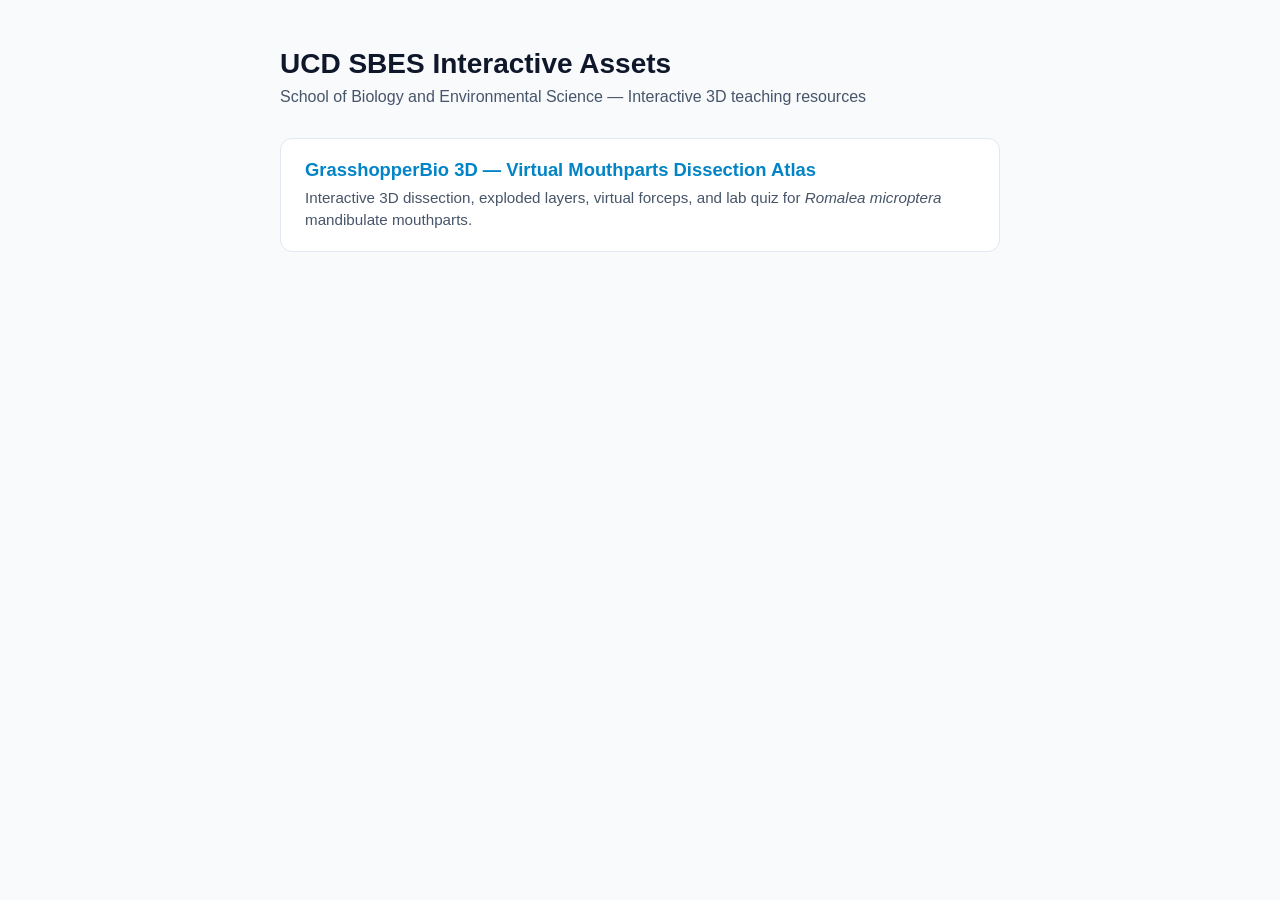
<file: index.html>
<!DOCTYPE html>
<html lang="en">
<head>
  <meta charset="UTF-8" />
  <meta name="viewport" content="width=device-width, initial-scale=1.0" />
  <title>UCD SBES — Interactive Biology Assets</title>
  <style>
    :root {
      color-scheme: light dark;
      --bg: #0f172a;
      --card: #1e293b;
      --border: #334155;
      --text: #f1f5f9;
      --muted: #94a3b8;
      --accent: #38bdf8;
    }
    @media (prefers-color-scheme: light) {
      :root {
        --bg: #f8fafc;
        --card: #ffffff;
        --border: #e2e8f0;
        --text: #0f172a;
        --muted: #475569;
        --accent: #0284c7;
      }
    }
    * { box-sizing: border-box; }
    body {
      margin: 0;
      font-family: -apple-system, BlinkMacSystemFont, "Segoe UI", Roboto, sans-serif;
      background: var(--bg);
      color: var(--text);
      min-height: 100vh;
      display: flex;
      justify-content: center;
      padding: 3rem 1.5rem;
    }
    main {
      width: 100%;
      max-width: 720px;
    }
    h1 {
      margin: 0 0 0.5rem;
      font-size: 1.75rem;
    }
    p.subtitle {
      margin: 0 0 2rem;
      color: var(--muted);
    }
    .grid {
      display: grid;
      gap: 1rem;
    }
    a.card {
      display: block;
      padding: 1.25rem 1.5rem;
      background: var(--card);
      border: 1px solid var(--border);
      border-radius: 12px;
      text-decoration: none;
      color: inherit;
      transition: border-color 0.15s ease, transform 0.15s ease;
    }
    a.card:hover {
      border-color: var(--accent);
      transform: translateY(-2px);
    }
    .card h2 {
      margin: 0 0 0.35rem;
      font-size: 1.15rem;
      color: var(--accent);
    }
    .card p {
      margin: 0;
      color: var(--muted);
      font-size: 0.95rem;
      line-height: 1.45;
    }
  </style>
</head>
<body>
  <main>
    <h1>UCD SBES Interactive Assets</h1>
    <p class="subtitle">School of Biology and Environmental Science — Interactive 3D teaching resources</p>
    <div class="grid">
      <a class="card" href="./grasshopper_mouthparts/">
        <h2>GrasshopperBio 3D — Virtual Mouthparts Dissection Atlas</h2>
        <p>Interactive 3D dissection, exploded layers, virtual forceps, and lab quiz for <em>Romalea microptera</em> mandibulate mouthparts.</p>
      </a>
    </div>
  </main>
  <script data-goatcounter="https://ucd-sbes.goatcounter.com/count"
          async src="//gc.zgo.at/count.js"></script>
</body>
</html>
</file>
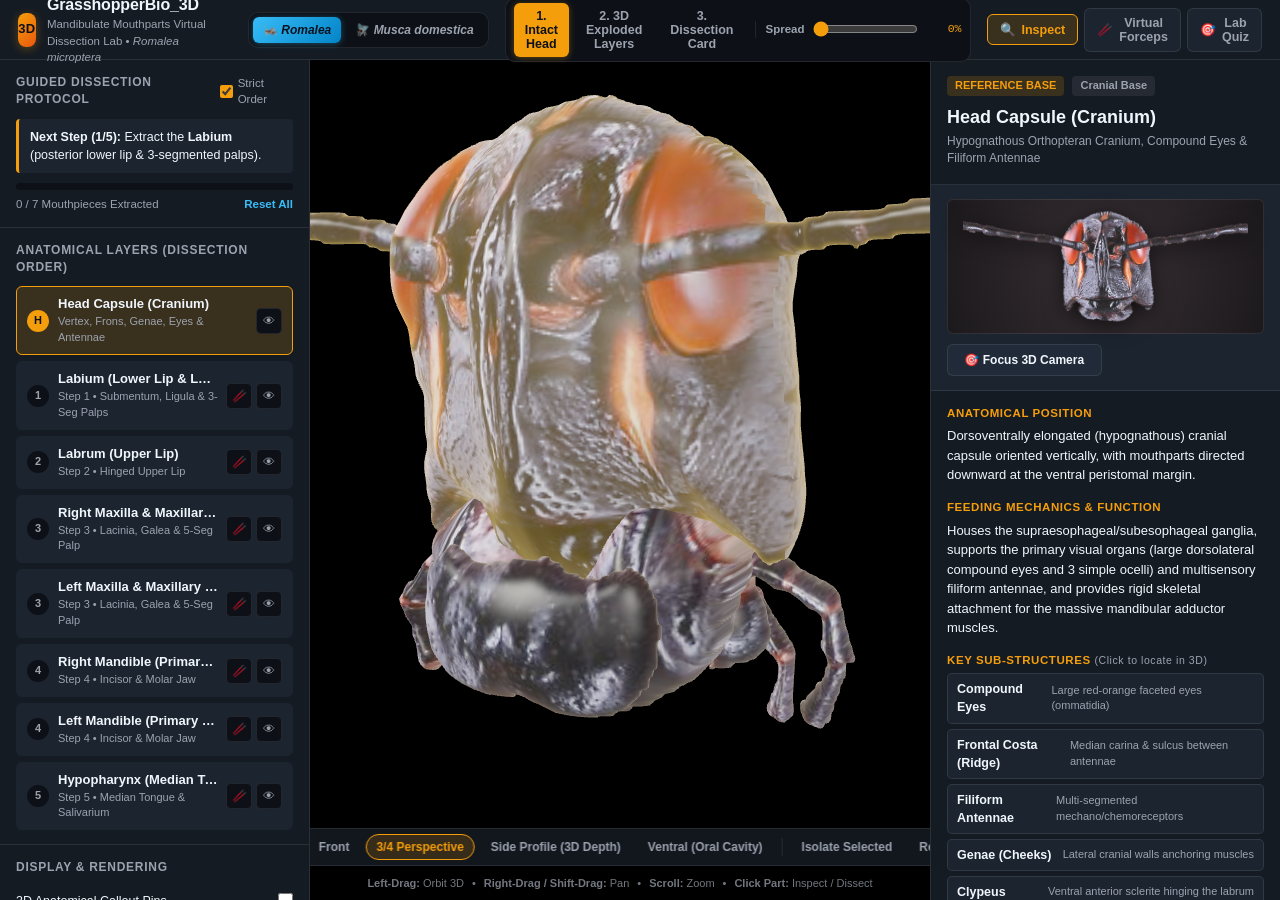
<file: grasshopper_mouthparts/index.html>
<!DOCTYPE html>
<html lang="en">
<head>
  <meta charset="UTF-8" />
  <meta name="viewport" content="width=device-width, initial-scale=1.0" />
  <title>GrasshopperBio 3D — Virtual Mouthparts Dissection Atlas</title>
  <link rel="stylesheet" href="styles.css" />
</head>
<body>
  <div class="app-shell">
    <!-- Top Navigation & Control Header -->
    <header class="top-bar">
      <div class="brand">
        <div class="brand-badge">3D</div>
        <div class="brand-text">
          <h1 id="brandTitle">GrasshopperBio_3D</h1>
          <span id="brandSubtitle" class="subtitle">Mandibulate Mouthparts Virtual Dissection Lab • <em>Romalea microptera</em></span>
        </div>
      </div>

      <!-- Species Switcher -->
      <div id="speciesSwitcher" class="species-switcher" role="group" aria-label="Select Insect Species">
        <button class="species-btn active" data-species="grasshopper" type="button" title="Switch to Grasshopper (Romalea microptera) chewing mouthparts">
          🦗 <em>Romalea</em>
        </button>
        <button class="species-btn" data-species="musca" type="button" title="Switch to Housefly (Musca domestica) sponging mouthparts">
          🪰 <em>Musca domestica</em>
        </button>
      </div>

      <!-- Primary State Presets & Explosion Scrub Slider -->
      <div id="stateControls" class="state-controls" role="group" aria-label="3D Dissection State">
        <button id="btnStateIntact" class="state-btn active" data-state="0" title="Assemble all mouthparts on the head capsule (Frame 1)">
          1. Intact Head
        </button>
        <button id="btnStateExploded" class="state-btn" data-state="50" title="Separate mouthpart layers in 3D space (Frame 50)">
          2. 3D Exploded Layers
        </button>
        <button id="btnStateTray" class="state-btn" data-state="100" title="Arrange dissected mouthparts on laboratory card (Frame 100)">
          3. Dissection Card
        </button>
        <div class="slider-group">
          <label for="explodeSlider">Spread</label>
          <input id="explodeSlider" type="range" min="0" max="100" value="0" step="1" />
          <span id="explodeValue" class="mono-val">0%</span>
        </div>
      </div>

      <!-- Tool Mode Switcher -->
      <div id="modeControls" class="mode-controls" role="group" aria-label="Interaction Tool Mode">
        <button id="toolInspect" class="tool-btn active" data-tool="inspect" title="Click any mouthpiece to inspect its anatomy and sub-structures">
          <span class="tool-icon">🔍</span> Inspect
        </button>
        <button id="toolForceps" class="tool-btn" data-tool="forceps" title="Click mouthpieces to extract them with virtual forceps in lab order">
          <span class="tool-icon">🥢</span> Virtual Forceps
        </button>
        <button id="toolQuiz" class="tool-btn" data-tool="quiz" title="Test your knowledge of grasshopper mouthpart anatomy">
          <span class="tool-icon">🎯</span> Lab Quiz
        </button>
      </div>
    </header>

    <!-- Main 3-Column Workspace -->
    <main class="workspace">
      <!-- Left Sidebar: Dissection Protocol & Anatomical Layers -->
      <aside class="panel left-panel" aria-label="Dissection Layers and Protocol">
        <div id="guidedSection" class="panel-section guided-section">
          <div class="section-header">
            <h2>Guided Dissection Protocol</h2>
            <label class="toggle-pill" title="Enforce strict 5-step anatomical removal order">
              <input type="checkbox" id="chkStrictOrder" checked />
              <span>Strict Order</span>
            </label>
          </div>
          <p id="guidedPrompt" class="guided-prompt">
            Switch to <strong>Virtual Forceps</strong> or click any mouthpiece to begin the 5-step dissection sequence.
          </p>
          <div class="progress-bar-wrap" aria-label="Dissection Progress">
            <div id="dissectionProgressFill" class="progress-bar-fill" style="width: 0%"></div>
          </div>
          <div class="progress-meta">
            <span id="dissectionProgressText">0 / 7 Mouthpieces Extracted</span>
            <button id="btnResetDissection" class="link-btn" type="button">Reset All</button>
          </div>
        </div>

        <div class="panel-section layers-section">
          <div class="section-header">
            <h2 id="layersHeading">Anatomical Layers (Dissection Order)</h2>
          </div>
          <div id="partsList" class="parts-list" role="list"></div>
        </div>

        <div class="panel-section display-section">
          <div class="section-header">
            <h2>Display &amp; Rendering</h2>
          </div>
          <div class="control-row">
            <label for="chkLabels">3D Anatomical Callout Pins</label>
            <input type="checkbox" id="chkLabels" />
          </div>
          <div class="control-row">
            <label for="chkSubPins">Show Sub-Structure Markers</label>
            <input type="checkbox" id="chkSubPins" />
          </div>
          <div class="control-row">
            <label for="chkGhostHead">Ghost / X-Ray Head Capsule</label>
            <input type="checkbox" id="chkGhostHead" />
          </div>
          <div class="control-row">
            <label for="chkWireframe">Show 3D Mesh Topology</label>
            <input type="checkbox" id="chkWireframe" />
          </div>
          <div class="control-row slider-row">
            <label for="depthScaleSlider">3D Depth Scale</label>
            <input id="depthScaleSlider" type="range" min="60" max="160" value="100" step="5" />
            <span id="depthScaleVal" class="mono-val">1.0×</span>
          </div>
        </div>
      </aside>

      <!-- Center Interactive 3D Viewport -->
      <section class="viewport-container" aria-label="3D Interactive Dissection Viewport">
        <canvas id="glCanvas"></canvas>

        <!-- 2D Projected 3D Callout Labels Layer -->
        <div id="labelsOverlay" class="labels-overlay"></div>

        <!-- Quiz Banner (Visible in Quiz Mode) -->
        <div id="quizBanner" class="quiz-banner" hidden>
          <div class="quiz-top">
            <span class="quiz-badge">LAB PRACTICAL QUIZ</span>
            <span id="quizScore" class="quiz-score">Score: 0 / 0</span>
          </div>
          <p id="quizQuestion" class="quiz-question">Click on the Labrum.</p>
          <div class="quiz-actions">
            <span id="quizFeedback" class="quiz-feedback"></span>
            <button id="btnNextQuiz" class="small-btn" type="button">Skip / Next Question →</button>
          </div>
        </div>

        <!-- Toast / Action Feedback Banner -->
        <div id="toastBanner" class="toast-banner" hidden></div>

        <!-- Bottom Camera & View Controls Dock -->
        <div class="camera-dock" role="toolbar" aria-label="Camera Presets">
          <span class="dock-label">Camera:</span>
          <button class="cam-btn" data-cam="front" type="button">Front</button>
          <button class="cam-btn active" data-cam="oblique" type="button">3/4 Perspective</button>
          <button class="cam-btn" data-cam="side" type="button">Side Profile (3D Depth)</button>
          <button class="cam-btn" data-cam="ventral" type="button">Ventral (Oral Cavity)</button>
          <div class="dock-divider"></div>
          <button id="btnIsolate" class="cam-btn" type="button" title="Isolate only the currently selected mouthpiece">
            Isolate Selected
          </button>
          <button id="btnResetCam" class="cam-btn" type="button" title="Reset camera orbit">
            Reset View
          </button>
        </div>

        <div class="viewport-hint">
          <span><strong>Left-Drag:</strong> Orbit 3D</span>
          <span>•</span>
          <span><strong>Right-Drag / Shift-Drag:</strong> Pan</span>
          <span>•</span>
          <span><strong>Scroll:</strong> Zoom</span>
          <span>•</span>
          <span><strong>Click Part:</strong> Inspect / Dissect</span>
        </div>
      </section>

      <!-- Right Sidebar: Detailed Anatomical Inspector -->
      <aside class="panel right-panel" aria-label="Anatomical Structure Inspector">
        <div class="inspector-header">
          <div class="inspector-badges">
            <span id="inspStepBadge" class="step-badge">Reference Base</span>
            <span id="inspStatusBadge" class="status-badge">Attached on Head</span>
          </div>
          <h2 id="inspTitle">Head Capsule (Cranium)</h2>
          <p id="inspSubtitle" class="insp-subtitle">Hypognathous Orthopteran Cranium, Compound Eyes &amp; Filiform Antennae</p>
        </div>

        <!-- Specimen Cutout Preview + Quick Actions -->
        <div class="specimen-card">
          <div class="specimen-img-wrap">
            <img id="inspImage" src="textures/Head_Capsule_rgba.png" alt="Dissected specimen cutout" />
          </div>
          <div class="specimen-actions">
            <button id="btnToggleDissectSelected" class="primary-action-btn" type="button">
              🥢 Extract with Forceps
            </button>
            <button id="btnFocusSelected" class="secondary-action-btn" type="button">
              🎯 Focus 3D Camera
            </button>
          </div>
        </div>

        <!-- Detailed Description & Sub-parts -->
        <div class="inspector-body">
          <div class="info-block">
            <h3>Anatomical Position</h3>
            <p id="inspPosition"></p>
          </div>

          <div class="info-block">
            <h3>Feeding Mechanics &amp; Function</h3>
            <p id="inspFunction"></p>
          </div>

          <div class="info-block">
            <h3>Key Sub-Structures <span class="hint-tag">(Click to locate in 3D)</span></h3>
            <ul id="inspSubStructures" class="substructure-list"></ul>
          </div>

          <div class="info-block protocol-box">
            <h3>Lab Dissection Technique</h3>
            <p id="inspInstruction"></p>
          </div>
        </div>
      </aside>
    </main>
  </div>

  <script type="module" src="app.js"></script>
  <script data-goatcounter="https://ucd-sbes.goatcounter.com/count"
          async src="//gc.zgo.at/count.js"></script>
</body>
</html>
</file>
<file: grasshopper_mouthparts/styles.css>
:root {
  --bg-app: #0d1117;
  --bg-panel: #151b23;
  --bg-panel-elevated: #1c2430;
  --bg-card: #212a38;
  --border-subtle: rgba(255, 255, 255, 0.09);
  --border-focus: #f59e0b;
  --text-primary: #f0f6fc;
  --text-secondary: #9ca3af;
  --text-muted: #6b7280;
  --accent-amber: #f59e0b;
  --accent-amber-soft: rgba(245, 158, 11, 0.16);
  --accent-emerald: #10b981;
  --accent-emerald-soft: rgba(16, 185, 129, 0.16);
  --accent-cyan: #38bdf8;
  --accent-rose: #f43f5e;
  --radius-sm: 6px;
  --radius-md: 10px;
  --radius-lg: 14px;
  --font-sans: -apple-system, BlinkMacSystemFont, "Segoe UI", Roboto, Inter, sans-serif;
  --font-mono: "SFMono-Regular", Consolas, "Liberation Mono", Menlo, monospace;
}

*, *::before, *::after {
  box-sizing: border-box;
  margin: 0;
  padding: 0;
}

html, body {
  width: 100%;
  height: 100%;
  overflow: hidden;
  background-color: var(--bg-app);
  color: var(--text-primary);
  font-family: var(--font-sans);
  font-size: 14px;
  line-height: 1.45;
  -webkit-font-smoothing: antialiased;
}

.app-shell {
  display: flex;
  flex-direction: column;
  width: 100vw;
  height: 100vh;
}

/* Top Navigation Header */
.top-bar {
  display: flex;
  align-items: center;
  justify-content: space-between;
  gap: 16px;
  height: 60px;
  padding: 0 18px;
  background: var(--bg-panel);
  border-bottom: 1px solid var(--border-subtle);
  flex-shrink: 0;
  z-index: 20;
}

.brand {
  display: flex;
  align-items: center;
  gap: 11px;
}

.brand-badge {
  display: grid;
  place-items: center;
  width: 34px;
  height: 34px;
  border-radius: 8px;
  background: linear-gradient(135deg, #f59e0b 0%, #ea580c 100%);
  color: #0d1117;
  font-weight: 800;
  font-size: 13px;
  letter-spacing: 0.5px;
  box-shadow: 0 2px 10px rgba(245, 158, 11, 0.3);
}

.brand-text h1 {
  font-size: 16px;
  font-weight: 700;
  letter-spacing: -0.01em;
  color: var(--text-primary);
}

.brand-text .subtitle {
  display: block;
  font-size: 11.5px;
  color: var(--text-secondary);
}

/* Species Switcher */
.species-switcher {
  display: flex;
  align-items: center;
  gap: 4px;
  background: var(--bg-app);
  padding: 4px;
  border-radius: var(--radius-md);
  border: 1px solid var(--border-subtle);
  flex-shrink: 0;
}

.species-btn {
  background: transparent;
  color: var(--text-secondary);
  border: none;
  padding: 6px 10px;
  border-radius: var(--radius-sm);
  font-size: 12px;
  font-weight: 600;
  cursor: pointer;
  white-space: nowrap;
  transition: all 0.16s ease;
}

.species-btn:hover {
  color: var(--text-primary);
  background: rgba(255, 255, 255, 0.06);
}

.species-btn.active {
  background: linear-gradient(135deg, #38bdf8 0%, #0284c7 100%);
  color: #08121f;
  box-shadow: 0 1px 6px rgba(56, 189, 248, 0.35);
}

/* State Preset Buttons & Slider */
.state-controls {
  display: flex;
  align-items: center;
  gap: 6px;
  background: var(--bg-app);
  padding: 4px 8px;
  border-radius: var(--radius-md);
  border: 1px solid var(--border-subtle);
}

.state-btn {
  background: transparent;
  color: var(--text-secondary);
  border: none;
  padding: 6px 11px;
  border-radius: var(--radius-sm);
  font-size: 12.5px;
  font-weight: 600;
  cursor: pointer;
  transition: all 0.16s ease;
}

.state-btn:hover {
  color: var(--text-primary);
  background: rgba(255, 255, 255, 0.05);
}

.state-btn.active {
  background: var(--accent-amber);
  color: #0d1117;
  box-shadow: 0 1px 6px rgba(245, 158, 11, 0.35);
}

.slider-group {
  display: flex;
  align-items: center;
  gap: 8px;
  padding-left: 10px;
  margin-left: 4px;
  border-left: 1px solid var(--border-subtle);
}

.slider-group label {
  font-size: 11.5px;
  color: var(--text-secondary);
  font-weight: 600;
}

input[type="range"] {
  accent-color: var(--accent-amber);
  cursor: pointer;
}

#explodeSlider {
  width: 105px;
}

.mono-val {
  font-family: var(--font-mono);
  font-size: 11.5px;
  color: var(--accent-amber);
  min-width: 36px;
  text-align: right;
}

/* Tool Mode Switcher */
.mode-controls {
  display: flex;
  align-items: center;
  gap: 6px;
}

.tool-btn {
  display: inline-flex;
  align-items: center;
  gap: 6px;
  background: var(--bg-panel-elevated);
  color: var(--text-secondary);
  border: 1px solid var(--border-subtle);
  padding: 7px 12px;
  border-radius: var(--radius-sm);
  font-size: 12.5px;
  font-weight: 600;
  cursor: pointer;
  transition: all 0.16s ease;
}

.tool-btn:hover {
  color: var(--text-primary);
  border-color: rgba(255, 255, 255, 0.22);
}

.tool-btn.active {
  background: var(--accent-amber-soft);
  color: var(--accent-amber);
  border-color: var(--accent-amber);
}

/* Main 3-Column Workspace */
.workspace {
  display: grid;
  grid-template-columns: 310px 1fr 350px;
  flex: 1;
  min-height: 0;
}

.panel {
  background: var(--bg-panel);
  display: flex;
  flex-direction: column;
  overflow-y: auto;
  z-index: 10;
}

.left-panel {
  border-right: 1px solid var(--border-subtle);
}

.right-panel {
  border-left: 1px solid var(--border-subtle);
}

.panel-section {
  padding: 14px 16px;
  border-bottom: 1px solid var(--border-subtle);
}

.section-header {
  display: flex;
  align-items: center;
  justify-content: space-between;
  margin-bottom: 10px;
}

.section-header h2 {
  font-size: 12px;
  font-weight: 700;
  text-transform: uppercase;
  letter-spacing: 0.06em;
  color: var(--text-secondary);
}

.toggle-pill {
  display: inline-flex;
  align-items: center;
  gap: 5px;
  font-size: 11.5px;
  color: var(--text-secondary);
  cursor: pointer;
  user-select: none;
}

.toggle-pill input {
  accent-color: var(--accent-amber);
}

.guided-prompt {
  font-size: 12.5px;
  color: var(--text-primary);
  background: var(--bg-panel-elevated);
  border-left: 3px solid var(--accent-amber);
  padding: 9px 11px;
  border-radius: 4px;
  margin-bottom: 10px;
}

.progress-bar-wrap {
  width: 100%;
  height: 7px;
  background: var(--bg-app);
  border-radius: 99px;
  overflow: hidden;
  margin-bottom: 6px;
}

.progress-bar-fill {
  height: 100%;
  background: linear-gradient(90deg, var(--accent-amber), var(--accent-emerald));
  transition: width 0.3s ease;
}

.progress-meta {
  display: flex;
  align-items: center;
  justify-content: space-between;
  font-size: 11.5px;
  color: var(--text-secondary);
}

.link-btn {
  background: none;
  border: none;
  color: var(--accent-cyan);
  font-size: 11.5px;
  font-weight: 600;
  cursor: pointer;
}

.link-btn:hover {
  text-decoration: underline;
}

/* Anatomical Layers List */
.parts-list {
  display: flex;
  flex-direction: column;
  gap: 6px;
}

.part-item {
  display: flex;
  align-items: center;
  justify-content: space-between;
  gap: 8px;
  padding: 8px 10px;
  border-radius: var(--radius-sm);
  background: var(--bg-panel-elevated);
  border: 1px solid transparent;
  cursor: pointer;
  transition: all 0.14s ease;
}

.part-item:hover {
  background: var(--bg-card);
  border-color: rgba(255, 255, 255, 0.12);
}

.part-item.selected {
  background: var(--accent-amber-soft);
  border-color: var(--accent-amber);
}

.part-item.dissected .part-name {
  color: var(--accent-emerald);
}

.part-left {
  display: flex;
  align-items: center;
  gap: 9px;
  min-width: 0;
}

.part-step-dot {
  display: grid;
  place-items: center;
  width: 22px;
  height: 22px;
  border-radius: 50%;
  font-size: 11px;
  font-weight: 700;
  background: var(--bg-app);
  color: var(--text-secondary);
  flex-shrink: 0;
}

.part-item.selected .part-step-dot {
  background: var(--accent-amber);
  color: #0d1117;
}

.part-item.dissected .part-step-dot {
  background: var(--accent-emerald);
  color: #0d1117;
}

.part-info-col {
  min-width: 0;
}

.part-name {
  font-size: 13px;
  font-weight: 600;
  color: var(--text-primary);
  white-space: nowrap;
  overflow: hidden;
  text-overflow: ellipsis;
}

.part-sub {
  font-size: 11px;
  color: var(--text-secondary);
}

.part-actions {
  display: flex;
  align-items: center;
  gap: 4px;
  flex-shrink: 0;
}

.icon-btn {
  display: grid;
  place-items: center;
  width: 26px;
  height: 26px;
  border-radius: 5px;
  border: 1px solid var(--border-subtle);
  background: var(--bg-app);
  color: var(--text-secondary);
  font-size: 12px;
  cursor: pointer;
  transition: all 0.14s ease;
}

.icon-btn:hover {
  color: var(--text-primary);
  border-color: var(--accent-amber);
}

.icon-btn.active-dissect {
  background: var(--accent-emerald-soft);
  color: var(--accent-emerald);
  border-color: var(--accent-emerald);
}

.icon-btn.hidden-part {
  opacity: 0.45;
}

/* Display Controls */
.control-row {
  display: flex;
  align-items: center;
  justify-content: space-between;
  padding: 5px 0;
  font-size: 12.5px;
  color: var(--text-primary);
}

.control-row input[type="checkbox"] {
  accent-color: var(--accent-amber);
  width: 15px;
  height: 15px;
  cursor: pointer;
}

.slider-row input[type="range"] {
  width: 95px;
}

/* Center 3D Viewport */
.viewport-container {
  position: relative;
  width: 100%;
  height: 100%;
  background: radial-gradient(circle at 50% 42%, #2a2429 0%, #16181f 68%, #0e1015 100%);
  overflow: hidden;
  user-select: none;
}

#glCanvas {
  width: 100%;
  height: 100%;
  display: block;
  cursor: grab;
}

#glCanvas:active {
  cursor: grabbing;
}

#glCanvas.forceps-cursor {
  cursor: crosshair;
}

/* 3D Projected Callout Pins */
.labels-overlay {
  position: absolute;
  inset: 0;
  pointer-events: none;
  overflow: hidden;
}

.callout-pin {
  position: absolute;
  transform: translate(-50%, -50%);
  pointer-events: auto;
  display: inline-flex;
  align-items: center;
  gap: 6px;
  padding: 3px 9px;
  border-radius: 99px;
  background: rgba(15, 20, 28, 0.84);
  backdrop-filter: blur(6px);
  border: 1px solid rgba(255, 255, 255, 0.18);
  color: var(--text-primary);
  font-size: 11.5px;
  font-weight: 600;
  white-space: nowrap;
  cursor: pointer;
  transition: transform 0.12s ease, border-color 0.12s ease, background 0.12s ease;
  box-shadow: 0 3px 10px rgba(0, 0, 0, 0.45);
}

.callout-pin:hover,
.callout-pin.selected {
  border-color: var(--accent-amber);
  background: rgba(245, 158, 11, 0.92);
  color: #0d1117;
  transform: translate(-50%, -50%) scale(1.07);
  z-index: 5;
}

.callout-pin .pin-dot {
  width: 7px;
  height: 7px;
  border-radius: 50%;
  background: var(--accent-amber);
}

.callout-pin.selected .pin-dot,
.callout-pin:hover .pin-dot {
  background: #0d1117;
}

.sub-pin {
  position: absolute;
  transform: translate(-50%, -50%);
  pointer-events: auto;
  padding: 2px 7px;
  border-radius: 4px;
  background: rgba(16, 185, 129, 0.90);
  color: #051b14;
  font-size: 10.5px;
  font-weight: 700;
  white-space: nowrap;
  box-shadow: 0 2px 8px rgba(0, 0, 0, 0.5);
  border: 1px solid #a7f3d0;
  z-index: 6;
}

/* Quiz Overlay */
.quiz-banner {
  position: absolute;
  top: 14px;
  left: 50%;
  transform: translateX(-50%);
  width: min(540px, 92%);
  background: rgba(21, 27, 35, 0.94);
  backdrop-filter: blur(10px);
  border: 1px solid var(--accent-amber);
  border-radius: var(--radius-md);
  padding: 12px 16px;
  box-shadow: 0 10px 30px rgba(0, 0, 0, 0.55);
  z-index: 12;
}

.quiz-top {
  display: flex;
  justify-content: space-between;
  align-items: center;
  margin-bottom: 6px;
}

.quiz-badge {
  font-size: 10.5px;
  font-weight: 800;
  letter-spacing: 0.08em;
  color: var(--accent-amber);
}

.quiz-score {
  font-family: var(--font-mono);
  font-size: 12px;
  font-weight: 700;
  color: var(--accent-emerald);
}

.quiz-question {
  font-size: 14px;
  font-weight: 600;
  color: var(--text-primary);
  margin-bottom: 8px;
}

.quiz-actions {
  display: flex;
  justify-content: space-between;
  align-items: center;
}

.quiz-feedback {
  font-size: 12.5px;
  font-weight: 600;
}

.small-btn {
  background: var(--bg-card);
  color: var(--text-primary);
  border: 1px solid var(--border-subtle);
  padding: 4px 10px;
  border-radius: 5px;
  font-size: 12px;
  cursor: pointer;
}

.small-btn:hover {
  border-color: var(--accent-amber);
}

/* Toast Banner */
.toast-banner {
  position: absolute;
  top: 16px;
  left: 50%;
  transform: translateX(-50%);
  background: rgba(15, 20, 28, 0.92);
  border: 1px solid var(--accent-amber);
  color: var(--text-primary);
  padding: 8px 16px;
  border-radius: 99px;
  font-size: 12.5px;
  font-weight: 600;
  box-shadow: 0 6px 20px rgba(0, 0, 0, 0.5);
  z-index: 15;
}

/* Camera Dock */
.camera-dock {
  position: absolute;
  bottom: 34px;
  left: 50%;
  transform: translateX(-50%);
  display: flex;
  align-items: center;
  gap: 5px;
  padding: 5px 10px;
  background: rgba(21, 27, 35, 0.88);
  backdrop-filter: blur(8px);
  border: 1px solid var(--border-subtle);
  border-radius: 99px;
  box-shadow: 0 6px 24px rgba(0, 0, 0, 0.45);
  z-index: 10;
}

.dock-label {
  font-size: 11px;
  font-weight: 700;
  color: var(--text-secondary);
  padding: 0 6px;
}

.cam-btn {
  background: transparent;
  color: var(--text-secondary);
  border: 1px solid transparent;
  padding: 5px 10px;
  border-radius: 99px;
  font-size: 12px;
  font-weight: 600;
  cursor: pointer;
  white-space: nowrap;
  transition: all 0.14s ease;
}

.cam-btn:hover {
  color: var(--text-primary);
  background: rgba(255, 255, 255, 0.07);
}

.cam-btn.active {
  background: var(--accent-amber-soft);
  color: var(--accent-amber);
  border-color: var(--accent-amber);
}

.dock-divider {
  width: 1px;
  height: 18px;
  background: var(--border-subtle);
  margin: 0 3px;
}

.viewport-hint {
  position: absolute;
  bottom: 8px;
  left: 50%;
  transform: translateX(-50%);
  display: flex;
  gap: 8px;
  font-size: 11px;
  color: var(--text-secondary);
  opacity: 0.8;
  white-space: nowrap;
  pointer-events: none;
}

/* Right Inspector Sidebar */
.inspector-header {
  padding: 16px;
  border-bottom: 1px solid var(--border-subtle);
}

.inspector-badges {
  display: flex;
  align-items: center;
  gap: 8px;
  margin-bottom: 8px;
}

.step-badge {
  display: inline-block;
  padding: 2px 8px;
  border-radius: 4px;
  background: var(--accent-amber-soft);
  color: var(--accent-amber);
  font-size: 11px;
  font-weight: 700;
  text-transform: uppercase;
}

.status-badge {
  display: inline-block;
  padding: 2px 8px;
  border-radius: 4px;
  background: rgba(255, 255, 255, 0.07);
  color: var(--text-secondary);
  font-size: 11px;
  font-weight: 600;
}

.status-badge.extracted {
  background: var(--accent-emerald-soft);
  color: var(--accent-emerald);
}

.inspector-header h2 {
  font-size: 18px;
  font-weight: 700;
  color: var(--text-primary);
  margin-bottom: 3px;
}

.insp-subtitle {
  font-size: 12px;
  color: var(--text-secondary);
}

.specimen-card {
  padding: 14px 16px;
  border-bottom: 1px solid var(--border-subtle);
  background: var(--bg-panel-elevated);
}

.specimen-img-wrap {
  width: 100%;
  height: 135px;
  display: flex;
  align-items: center;
  justify-content: center;
  background: radial-gradient(circle, #383034 0%, #1c191c 100%);
  border-radius: var(--radius-sm);
  border: 1px solid var(--border-subtle);
  padding: 8px;
  margin-bottom: 10px;
}

.specimen-img-wrap img {
  max-width: 100%;
  max-height: 100%;
  object-fit: contain;
  filter: drop-shadow(0 4px 10px rgba(0, 0, 0, 0.6));
}

.specimen-actions {
  display: grid;
  grid-template-columns: 1fr 1fr;
  gap: 8px;
}

.primary-action-btn,
.secondary-action-btn {
  padding: 8px 10px;
  border-radius: var(--radius-sm);
  font-size: 12px;
  font-weight: 700;
  cursor: pointer;
  border: 1px solid transparent;
  transition: all 0.15s ease;
}

.primary-action-btn {
  background: var(--accent-amber);
  color: #0d1117;
}

.primary-action-btn:hover {
  filter: brightness(1.08);
}

.primary-action-btn.reattach {
  background: var(--accent-emerald);
  color: #051b14;
}

.secondary-action-btn {
  background: var(--bg-card);
  color: var(--text-primary);
  border-color: var(--border-subtle);
}

.secondary-action-btn:hover {
  border-color: var(--accent-amber);
}

.inspector-body {
  padding: 14px 16px;
  display: flex;
  flex-direction: column;
  gap: 14px;
}

.info-block h3 {
  font-size: 11.5px;
  font-weight: 700;
  text-transform: uppercase;
  letter-spacing: 0.05em;
  color: var(--accent-amber);
  margin-bottom: 5px;
}

.hint-tag {
  font-size: 10.5px;
  font-weight: 500;
  text-transform: none;
  color: var(--text-secondary);
}

.info-block p {
  font-size: 13px;
  color: var(--text-primary);
  line-height: 1.5;
}

.substructure-list {
  list-style: none;
  display: flex;
  flex-direction: column;
  gap: 5px;
}

.substructure-item {
  display: flex;
  align-items: center;
  justify-content: space-between;
  padding: 6px 9px;
  background: var(--bg-panel-elevated);
  border: 1px solid var(--border-subtle);
  border-radius: 5px;
  font-size: 12.5px;
  cursor: pointer;
  transition: all 0.14s ease;
}

.substructure-item:hover,
.substructure-item.active {
  border-color: var(--accent-emerald);
  background: var(--accent-emerald-soft);
}

.substructure-item strong {
  color: var(--text-primary);
}

.substructure-item span {
  font-size: 11px;
  color: var(--text-secondary);
}

.protocol-box {
  background: var(--bg-panel-elevated);
  padding: 11px 12px;
  border-radius: var(--radius-sm);
  border-left: 3px solid var(--accent-cyan);
}

.protocol-box h3 {
  color: var(--accent-cyan);
}
</file>
